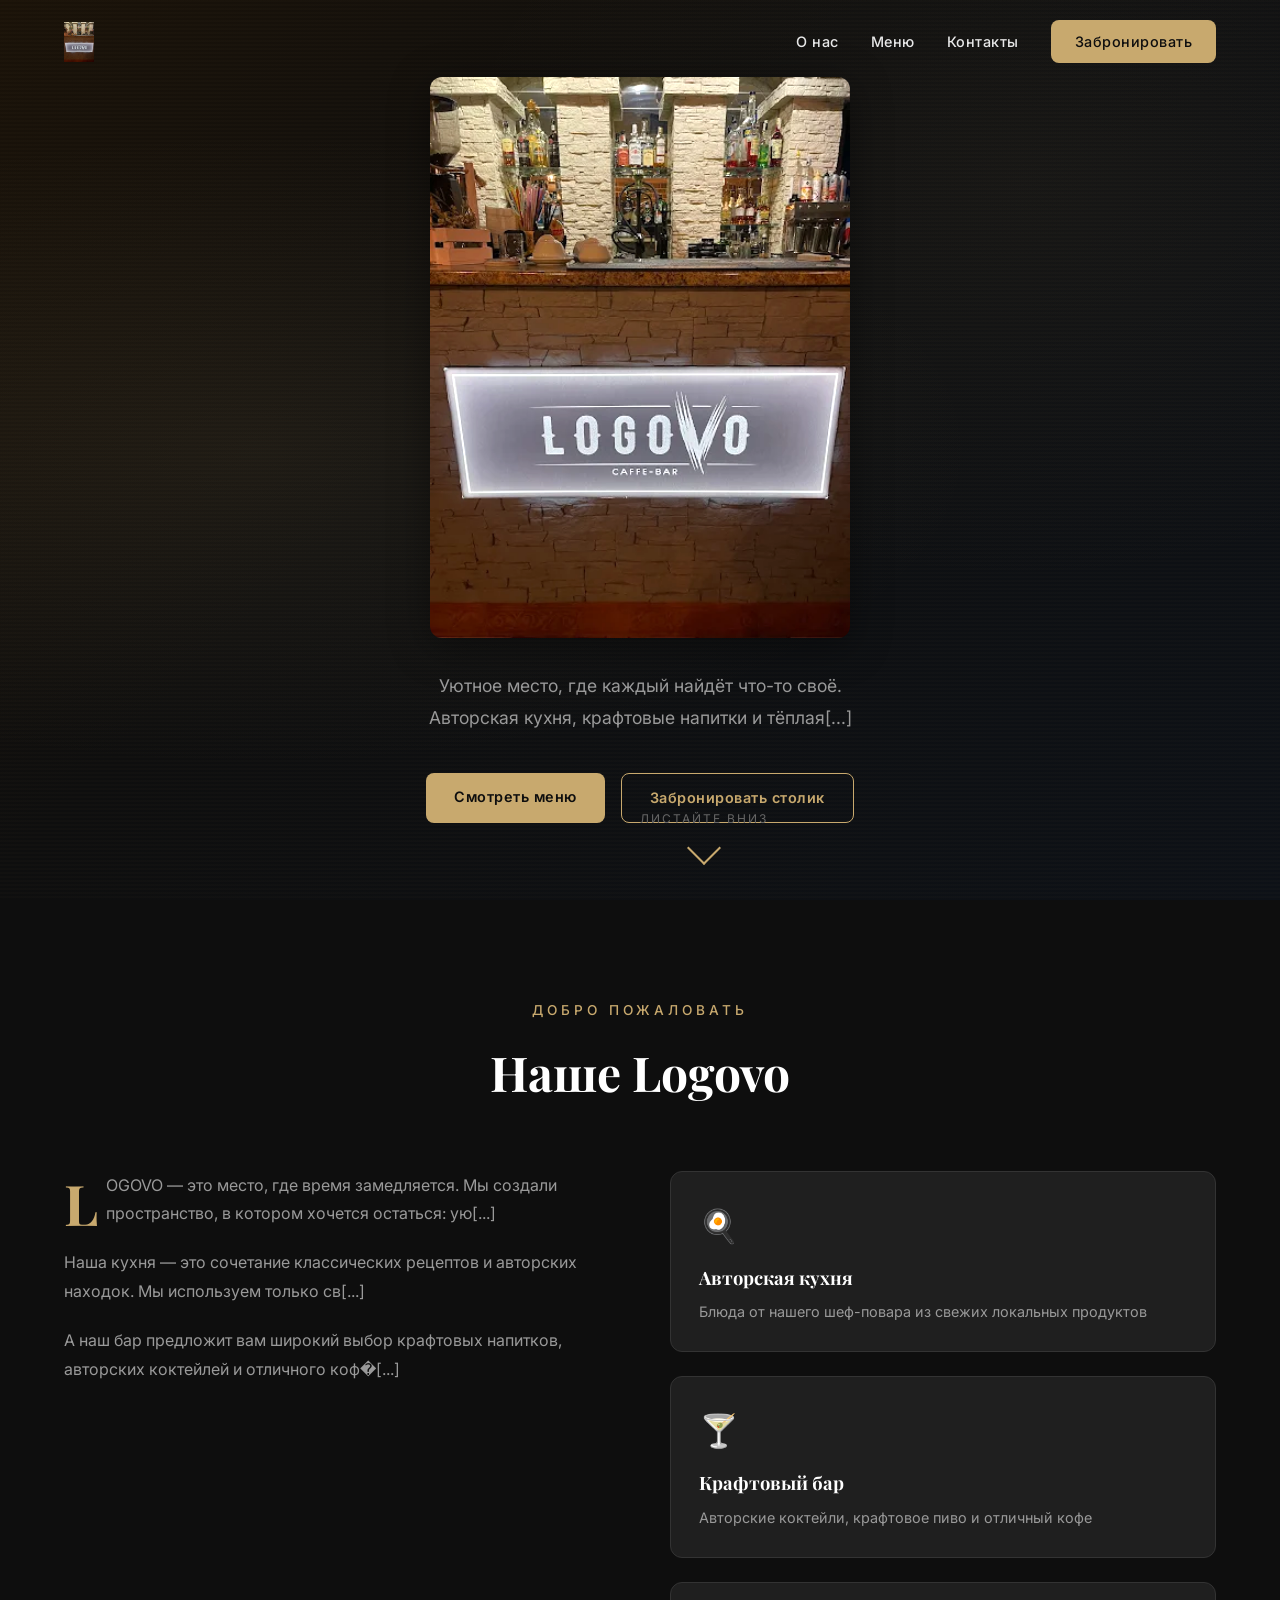
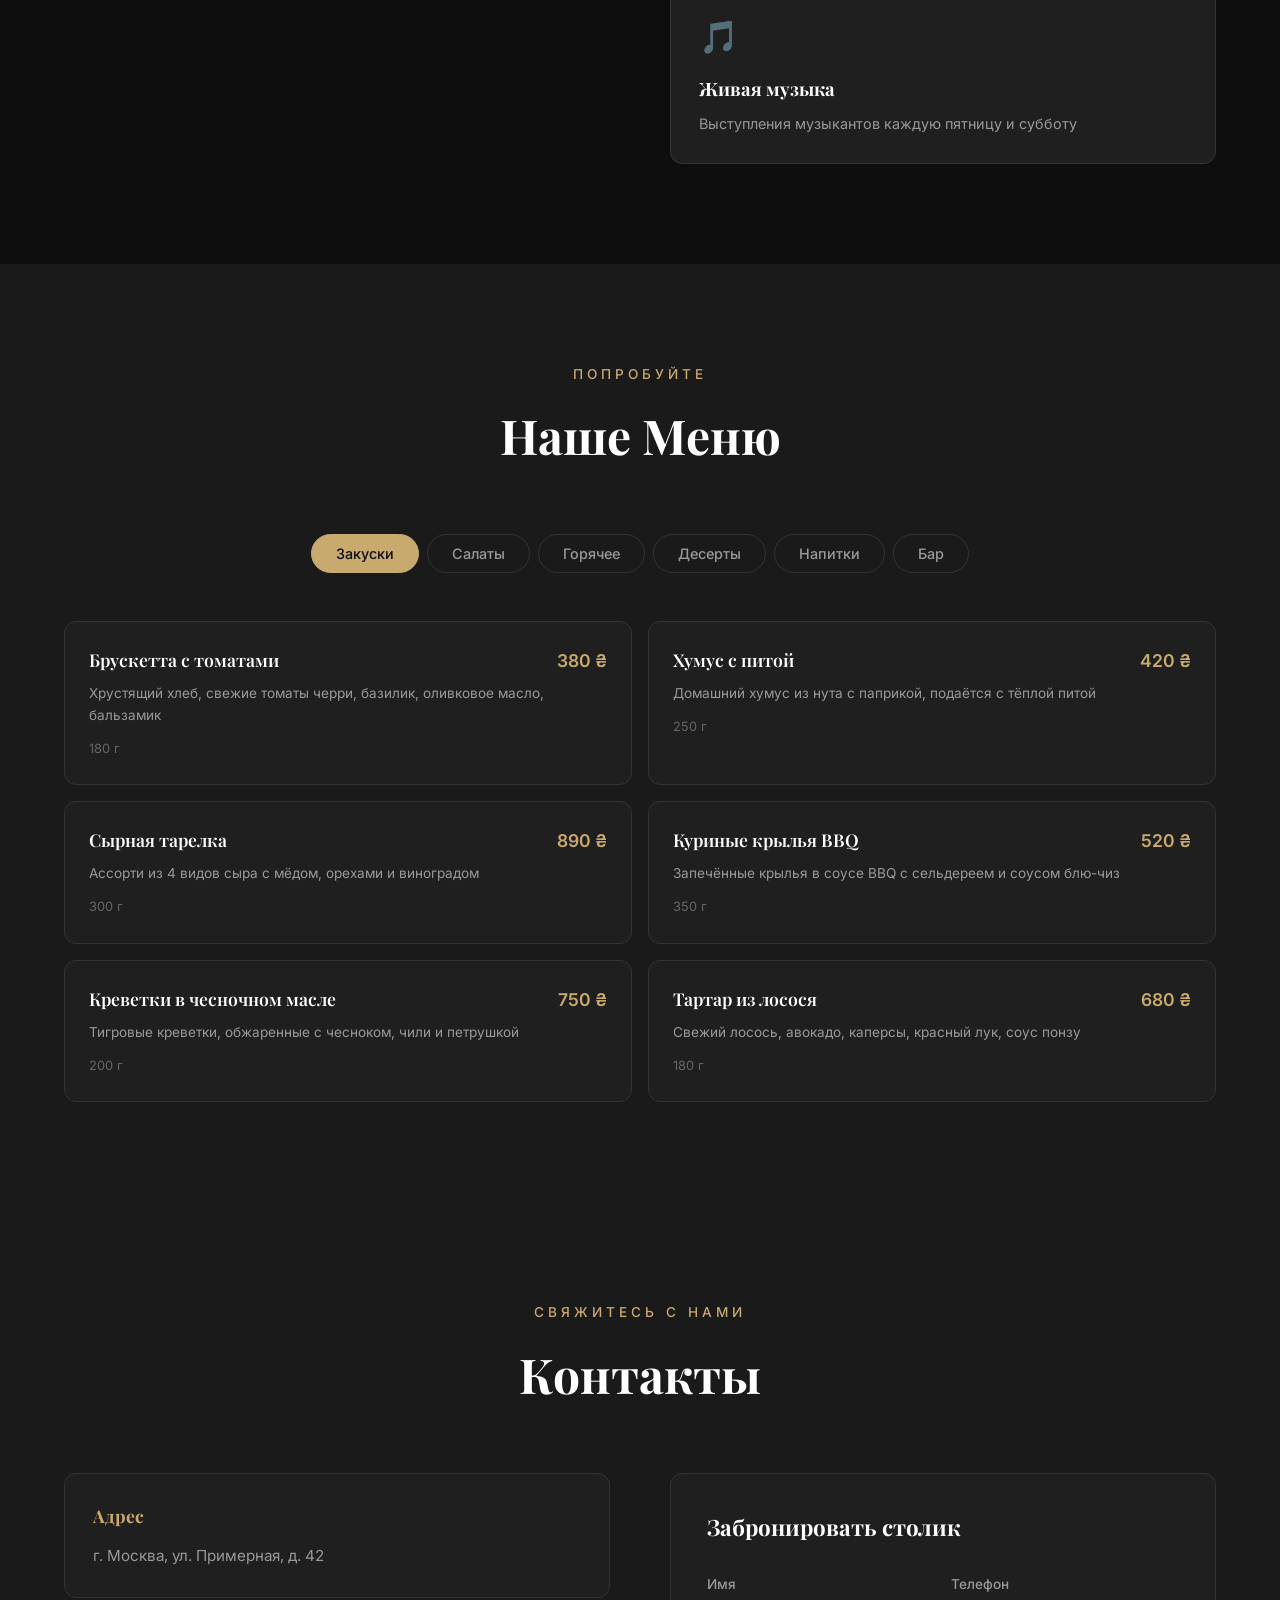
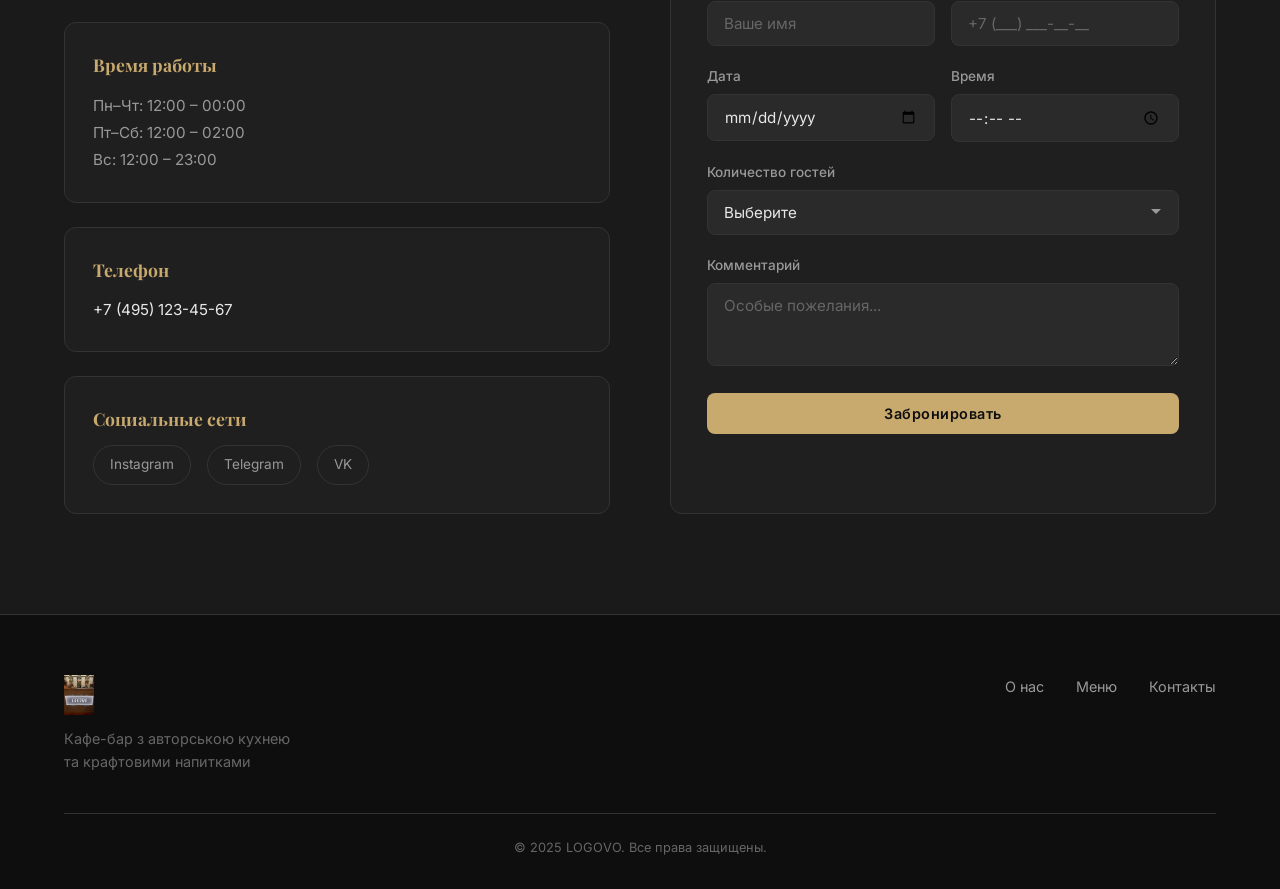
<file: index.html>
<!DOCTYPE html>
<html lang="ru">
<head>
    <meta charset="UTF-8">
    <meta name="viewport" content="width=device-width, initial-scale=1.0">
    <title>LOGOVO — Кафе-бар</title>
    <meta name="description" content="LOGOVO — уютный кафе-бар с авторской кухней и крафтовыми напитками. Забронируйте столик п[...]
    <link rel="preconnect" href="https://fonts.googleapis.com">
    <link rel="preconnect" href="https://fonts.gstatic.com" crossorigin>
    <link href="https://fonts.googleapis.com/css2?family=Playfair+Display:wght@400;700;900&family=Inter:wght@300;400;500;600&display=swap" rel="stylesheet">
    <link rel="stylesheet" href="styles.css">
</head>
<body>
    <!-- Navigation -->
    <nav class="navbar" id="navbar">
        <div class="container nav-container">
            <a href="#" class="logo"><img src="logo.png" alt="LOGOVO" class="logo-img"></a>
            <button class="nav-toggle" id="navToggle" aria-label="Открыть меню">
                <span></span>
                <span></span>
                <span></span>
            </button>
            <ul class="nav-links" id="navLinks">
                <li><a href="#about">О нас</a></li>
                <li><a href="#menu">Меню</a></li>
                <li><a href="#contact">Контакты</a></li>
                <li><a href="#contact" class="btn btn-nav">Забронировать</a></li>
            </ul>
        </div>
    </nav>

    <!-- Hero Section -->
    <section class="hero" id="hero">
        <div class="hero-overlay"></div>
        <div class="container hero-content">
            <div class="hero-logo">
                <img src="logo.png" alt="LOGOVO Caffe-Bar" class="hero-logo-img">
            </div>
            <p class="hero-desc">Уютное место, где каждый найдёт что-то своё.<br>Авторская кухня, крафтовые напитки и тёплая[...]
            <div class="hero-actions">
                <a href="#menu" class="btn btn-primary">Смотреть меню</a>
                <a href="#contact" class="btn btn-outline">Забронировать столик</a>
            </div>
        </div>
        <div class="hero-scroll">
            <span>Листайте вниз</span>
            <div class="scroll-arrow"></div>
        </div>
    </section>

    <!-- About Section -->
    <section class="section about" id="about">
        <div class="container">
            <div class="section-header">
                <p class="section-label">Добро пожаловать</p>
                <h2 class="section-title">Наше Logovo</h2>
            </div>
            <div class="about-grid">
                <div class="about-text">
                    <p>LOGOVO — это место, где время замедляется. Мы создали пространство, в котором хочется остаться: ую[...]
                    <p>Наша кухня — это сочетание классических рецептов и авторских находок. Мы используем только св[...]
                    <p>А наш бар предложит вам широкий выбор крафтовых напитков, авторских коктейлей и отличного коф�[...]
                </div>
                <div class="about-features">
                    <div class="feature">
                        <div class="feature-icon">🍳</div>
                        <h3>Авторская кухня</h3>
                        <p>Блюда от нашего шеф-повара из свежих локальных продуктов</p>
                    </div>
                    <div class="feature">
                        <div class="feature-icon">🍸</div>
                        <h3>Крафтовый бар</h3>
                        <p>Авторские коктейли, крафтовое пиво и отличный кофе</p>
                    </div>
                    <div class="feature">
                        <div class="feature-icon">🎵</div>
                        <h3>Живая музыка</h3>
                        <p>Выступления музыкантов каждую пятницу и субботу</p>
                    </div>
                </div>
            </div>
        </div>
    </section>

    <!-- Menu Section -->
    <section class="section menu" id="menu">
        <div class="container">
            <div class="section-header">
                <p class="section-label">Попробуйте</p>
                <h2 class="section-title">Наше Меню</h2>
            </div>

            <!-- Menu Tabs -->
            <div class="menu-tabs">
                <button class="menu-tab active" data-category="starters">Закуски</button>
                <button class="menu-tab" data-category="salads">Салаты</button>
                <button class="menu-tab" data-category="main">Горячее</button>
                <button class="menu-tab" data-category="desserts">Десерты</button>
                <button class="menu-tab" data-category="drinks">Напитки</button>
                <button class="menu-tab" data-category="bar">Бар</button>
            </div>

            <!-- Menu Content -->
            <div class="menu-content">
                <!-- Starters -->
                <div class="menu-category active" id="starters">
                    <div class="menu-grid">
                        <div class="menu-item">
                            <div class="menu-item-header">
                                <h3 class="menu-item-name">Брускетта с томатами</h3>
                                <span class="menu-item-price">380 ₴</span>
                            </div>
                            <p class="menu-item-desc">Хрустящий хлеб, свежие томаты черри, базилик, оливковое масло, бальзамик</p>
                            <span class="menu-item-weight">180 г</span>
                        </div>
                        <div class="menu-item">
                            <div class="menu-item-header">
                                <h3 class="menu-item-name">Хумус с питой</h3>
                                <span class="menu-item-price">420 ₴</span>
                            </div>
                            <p class="menu-item-desc">Домашний хумус из нута с паприкой, подаётся с тёплой питой</p>
                            <span class="menu-item-weight">250 г</span>
                        </div>
                        <div class="menu-item">
                            <div class="menu-item-header">
                                <h3 class="menu-item-name">Сырная тарелка</h3>
                                <span class="menu-item-price">890 ₴</span>
                            </div>
                            <p class="menu-item-desc">Ассорти из 4 видов сыра с мёдом, орехами и виноградом</p>
                            <span class="menu-item-weight">300 г</span>
                        </div>
                        <div class="menu-item">
                            <div class="menu-item-header">
                                <h3 class="menu-item-name">Куриные крылья BBQ</h3>
                                <span class="menu-item-price">520 ₴</span>
                            </div>
                            <p class="menu-item-desc">Запечённые крылья в соусе BBQ с сельдереем и соусом блю-чиз</p>
                            <span class="menu-item-weight">350 г</span>
                        </div>
                        <div class="menu-item">
                            <div class="menu-item-header">
                                <h3 class="menu-item-name">Креветки в чесночном масле</h3>
                                <span class="menu-item-price">750 ₴</span>
                            </div>
                            <p class="menu-item-desc">Тигровые креветки, обжаренные с чесноком, чили и петрушкой</p>
                            <span class="menu-item-weight">200 г</span>
                        </div>
                        <div class="menu-item">
                            <div class="menu-item-header">
                                <h3 class="menu-item-name">Тартар из лосося</h3>
                                <span class="menu-item-price">680 ₴</span>
                            </div>
                            <p class="menu-item-desc">Свежий лосось, авокадо, каперсы, красный лук, соус понзу</p>
                            <span class="menu-item-weight">180 г</span>
                        </div>
                    </div>
                </div>

                <!-- Salads -->
                <div class="menu-category" id="salads">
                    <div class="menu-grid">
                        <div class="menu-item">
                            <div class="menu-item-header">
                                <h3 class="menu-item-name">Цезарь с курицей</h3>
                                <span class="menu-item-price">520 ₴</span>
                            </div>
                            <p class="menu-item-desc">Романо, куриное филе гриль, пармезан, гренки, соус цезарь</p>
                            <span class="menu-item-weight">280 г</span>
                        </div>
                        <div class="menu-item">
                            <div class="menu-item-header">
                                <h3 class="menu-item-name">Греческий салат</h3>
                                <span class="menu-item-price">450 ₴</span>
                            </div>
                            <p class="menu-item-desc">Свежие овощи, маслины, фета, оливковое масло, орегано</p>
                            <span class="menu-item-weight">300 г</span>
                        </div>
                        <div class="menu-item">
                            <div class="menu-item-header">
                                <h3 class="menu-item-name">Тёплый салат с говядиной</h3>
                                <span class="menu-item-price">650 ₴</span>
                            </div>
                            <p class="menu-item-desc">Ростбиф, микс салатов, томаты черри, пармезан, бальзамик</p>
                            <span class="menu-item-weight">290 г</span>
                        </div>
                        <div class="menu-item">
                            <div class="menu-item-header">
                                <h3 class="menu-item-name">Салат с тунцом</h3>
                                <span class="menu-item-price">580 ₴</span>
                            </div>
                            <p class="menu-item-desc">Тунец, авокадо, микс салатов, яйцо, кунжутная заправка</p>
                            <span class="menu-item-weight">270 г</span>
                        </div>
                    </div>
                </div>

                <!-- Main Courses -->
                <div class="menu-category" id="main">
                    <div class="menu-grid">
                        <div class="menu-item">
                            <div class="menu-item-header">
                                <h3 class="menu-item-name">Стейк Рибай</h3>
                                <span class="menu-item-price">1890 ₴</span>
                            </div>
                            <p class="menu-item-desc">Мраморная говядина, картофель гратен, соус из зелёного перца</p>
                            <span class="menu-item-weight">350 г</span>
                        </div>
                        <div class="menu-item">
                            <div class="menu-item-header">
                                <h3 class="menu-item-name">Паста Карбонара</h3>
                                <span class="menu-item-price">580 ₴</span>
                            </div>
                            <p class="menu-item-desc">Спагетти, гуанчиале, яичный желток, пекорино романо, чёрный перец</p>
                            <span class="menu-item-weight">320 г</span>
                        </div>
                        <div class="menu-item">
                            <div class="menu-item-header">
                                <h3 class="menu-item-name">Бургер LOGOVO</h3>
                                <span class="menu-item-price">720 ₴</span>
                            </div>
                            <p class="menu-item-desc">Говяжья котлета, чеддер, бекон, карамелизированный лук, фирменный соус, карто[...]
                            <span class="menu-item-weight">400 г</span>
                        </div>
                        <div class="menu-item">
                            <div class="menu-item-header">
                                <h3 class="menu-item-name">Лосось на гриле</h3>
                                <span class="menu-item-price">980 ₴</span>
                            </div>
                            <p class="menu-item-desc">Филе лосося, овощи гриль, лимонно-укропный соус</p>
                            <span class="menu-item-weight">300 г</span>
                        </div>
                        <div class="menu-item">
                            <div class="menu-item-header">
                                <h3 class="menu-item-name">Том Ям с креветками</h3>
                                <span class="menu-item-price">650 ₴</span>
                            </div>
                            <p class="menu-item-desc">Тайский острый суп с тигровыми креветками, грибами и кокосовым молоком</p>
                            <span class="menu-item-weight">350 мл</span>
                        </div>
                        <div class="menu-item">
                            <div class="menu-item-header">
                                <h3 class="menu-item-name">Ризотто с грибами</h3>
                                <span class="menu-item-price">620 ₴</span>
                            </div>
                            <p class="menu-item-desc">Рис арборио, белые грибы, пармезан, трюфельное масло</p>
                            <span class="menu-item-weight">300 г</span>
                        </div>
                    </div>
                </div>

                <!-- Desserts -->
                <div class="menu-category" id="desserts">
                    <div class="menu-grid">
                        <div class="menu-item">
                            <div class="menu-item-header">
                                <h3 class="menu-item-name">Тирамису</h3>
                                <span class="menu-item-price">420 ₴</span>
                            </div>
                            <p class="menu-item-desc">Классический итальянский десерт с маскарпоне и кофе</p>
                            <span class="menu-item-weight">180 г</span>
                        </div>
                        <div class="menu-item">
                            <div class="menu-item-header">
                                <h3 class="menu-item-name">Чизкейк Нью-Йорк</h3>
                                <span class="menu-item-price">450 ₴</span>
                            </div>
                            <p class="menu-item-desc">Нежный сливочный чизкейк с ягодным соусом</p>
                            <span class="menu-item-weight">200 г</span>
                        </div>
                        <div class="menu-item">
                            <div class="menu-item-header">
                                <h3 class="menu-item-name">Шоколадный фондан</h3>
                                <span class="menu-item-price">480 ₴</span>
                            </div>
                            <p class="menu-item-desc">Тёплый шоколадный кекс с жидкой начинкой, ванильное мороженое</p>
                            <span class="menu-item-weight">220 г</span>
                        </div>
                        <div class="menu-item">
                            <div class="menu-item-header">
                                <h3 class="menu-item-name">Крем-брюле</h3>
                                <span class="menu-item-price">380 ₴</span>
                            </div>
                            <p class="menu-item-desc">Классический французский десерт с карамельной корочкой</p>
                            <span class="menu-item-weight">150 г</span>
                        </div>
                    </div>
                </div>

                <!-- Drinks -->
                <div class="menu-category" id="drinks">
                    <div class="menu-grid">
                        <div class="menu-item">
                            <div class="menu-item-header">
                                <h3 class="menu-item-name">Эспрессо</h3>
                                <span class="menu-item-price">180 ₴</span>
                            </div>
                            <p class="menu-item-desc">Классический эспрессо из зёрен specialty класса</p>
                            <span class="menu-item-weight">30 мл</span>
                        </div>
                        <div class="menu-item">
                            <div class="menu-item-header">
                                <h3 class="menu-item-name">Капучино</h3>
                                <span class="menu-item-price">280 ₴</span>
                            </div>
                            <p class="menu-item-desc">Эспрессо с нежной молочной пенкой</p>
                            <span class="menu-item-weight">250 мл</span>
                        </div>
                        <div class="menu-item">
                            <div class="menu-item-header">
                                <h3 class="menu-item-name">Раф лавандовый</h3>
                                <span class="menu-item-price">350 ₴</span>
                            </div>
                            <p class="menu-item-desc">Авторский раф с лавандовым сиропом и сливками</p>
                            <span class="menu-item-weight">300 мл</span>
                        </div>
                        <div class="menu-item">
                            <div class="menu-item-header">
                                <h3 class="menu-item-name">Матча Латте</h3>
                                <span class="menu-item-price">320 ₴</span>
                            </div>
                            <p class="menu-item-desc">Японский матча на овсяном молоке</p>
                            <span class="menu-item-weight">300 мл</span>
                        </div>
                        <div class="menu-item">
                            <div class="menu-item-header">
                                <h3 class="menu-item-name">Свежевыжатый сок</h3>
                                <span class="menu-item-price">350 ₴</span>
                            </div>
                            <p class="menu-item-desc">Апельсин / яблоко / морковь / грейпфрут</p>
                            <span class="menu-item-weight">300 мл</span>
                        </div>
                        <div class="menu-item">
                            <div class="menu-item-header">
                                <h3 class="menu-item-name">Домашний лимонад</h3>
                                <span class="menu-item-price">320 ₴</span>
                            </div>
                            <p class="menu-item-desc">Классический / манго-маракуйя / клубника-базилик</p>
                            <span class="menu-item-weight">400 мл</span>
                        </div>
                    </div>
                </div>

                <!-- Bar -->
                <div class="menu-category" id="bar">
                    <div class="menu-grid">
                        <div class="menu-item">
                            <div class="menu-item-header">
                                <h3 class="menu-item-name">Апероль Шприц</h3>
                                <span class="menu-item-price">550 ₴</span>
                            </div>
                            <p class="menu-item-desc">Апероль, просекко, содовая, долька апельсина</p>
                            <span class="menu-item-weight">300 мл</span>
                        </div>
                        <div class="menu-item">
                            <div class="menu-item-header">
                                <h3 class="menu-item-name">Негрони</h3>
                                <span class="menu-item-price">620 ₴</span>
                            </div>
                            <p class="menu-item-desc">Джин, кампари, красный вермут</p>
                            <span class="menu-item-weight">150 мл</span>
                        </div>
                        <div class="menu-item">
                            <div class="menu-item-header">
                                <h3 class="menu-item-name">LOGOVO Special</h3>
                                <span class="menu-item-price">680 ₴</span>
                            </div>
                            <p class="menu-item-desc">Авторский коктейль: бурбон, вишнёвый ликёр, биттер, апельсиновая цедра</p>
                            <span class="menu-item-weight">200 мл</span>
                        </div>
                        <div class="menu-item">
                            <div class="menu-item-header">
                                <h3 class="menu-item-name">Мохито</h3>
                                <span class="menu-item-price">520 ₴</span>
                            </div>
                            <p class="menu-item-desc">Белый ром, лайм, мята, тростниковый сахар, содовая</p>
                            <span class="menu-item-weight">350 мл</span>
                        </div>
                        <div class="menu-item">
                            <div class="menu-item-header">
                                <h3 class="menu-item-name">Крафтовое пиво (0.5 л)</h3>
                                <span class="menu-item-price">450 ₴</span>
                            </div>
                            <p class="menu-item-desc">IPA / Stout / Wheat — спрашивайте у бармена о наличии</p>
                            <span class="menu-item-weight">500 мл</span>
                        </div>
                        <div class="menu-item">
                            <div class="menu-item-header">
                                <h3 class="menu-item-name">Вино (бокал)</h3>
                                <span class="menu-item-price">від 400 ₴</span>
                            </div>
                            <p class="menu-item-desc">Красное / Белое / Розе — подробная карта вин у официанта</p>
                            <span class="menu-item-weight">150 мл</span>
                        </div>
                    </div>
                </div>
            </div>
        </div>
    </section>

    <!-- Contact Section -->
    <section class="section contact" id="contact">
        <div class="container">
            <div class="section-header">
                <p class="section-label">Свяжитесь с нами</p>
                <h2 class="section-title">Контакты</h2>
            </div>
            <div class="contact-grid">
                <div class="contact-info">
                    <div class="contact-card">
                        <h3>Адрес</h3>
                        <p>г. Москва, ул. Примерная, д. 42</p>
                    </div>
                    <div class="contact-card">
                        <h3>Время работы</h3>
                        <p>Пн–Чт: 12:00 – 00:00</p>
                        <p>Пт–Сб: 12:00 – 02:00</p>
                        <p>Вс: 12:00 – 23:00</p>
                    </div>
                    <div class="contact-card">
                        <h3>Телефон</h3>
                        <p><a href="tel:+74951234567">+7 (495) 123-45-67</a></p>
                    </div>
                    <div class="contact-card">
                        <h3>Социальные сети</h3>
                        <div class="social-links">
                            <a href="#" class="social-link">Instagram</a>
                            <a href="#" class="social-link">Telegram</a>
                            <a href="#" class="social-link">VK</a>
                        </div>
                    </div>
                </div>
                <div class="contact-form-wrapper">
                    <h3>Забронировать столик</h3>
                    <form class="contact-form" id="bookingForm">
                        <div class="form-row">
                            <div class="form-group">
                                <label for="name">Имя</label>
                                <input type="text" id="name" name="name" required placeholder="Ваше имя">
                            </div>
                            <div class="form-group">
                                <label for="phone">Телефон</label>
                                <input type="tel" id="phone" name="phone" required placeholder="+7 (___) ___-__-__">
                            </div>
                        </div>
                        <div class="form-row">
                            <div class="form-group">
                                <label for="date">Дата</label>
                                <input type="date" id="date" name="date" required>
                            </div>
                            <div class="form-group">
                                <label for="time">Время</label>
                                <input type="time" id="time" name="time" required>
                            </div>
                        </div>
                        <div class="form-group">
                            <label for="guests">Количество гостей</label>
                            <select id="guests" name="guests" required>
                                <option value="">Выберите</option>
                                <option value="1">1 гость</option>
                                <option value="2">2 гостя</option>
                                <option value="3">3 гостя</option>
                                <option value="4">4 гостя</option>
                                <option value="5">5 гостей</option>
                                <option value="6">6 гостей</option>
                                <option value="7+">7 и более</option>
                            </select>
                        </div>
                        <div class="form-group">
                            <label for="comment">Комментарий</label>
                            <textarea id="comment" name="comment" rows="3" placeholder="Особые пожелания..."></textarea>
                        </div>
                        <button type="submit" class="btn btn-primary btn-full">Забронировать</button>
                    </form>
                </div>
            </div>
        </div>
    </section>

    <!-- Footer -->
    <footer class="footer">
        <div class="container">
            <div class="footer-content">
                <div class="footer-brand">
                    <a href="#" class="logo"><img src="logo.png" alt="LOGOVO" class="logo-img"></a>
                    <p>Кафе-бар з авторською кухнею<br>та крафтовими напитками</p>
                </div>
                <div class="footer-links">
                    <a href="#about">О нас</a>
                    <a href="#menu">Меню</a>
                    <a href="#contact">Контакты</a>
                </div>
            </div>
            <div class="footer-bottom">
                <p>&copy; 2025 LOGOVO. Все права защищены.</p>
            </div>
        </div>
    </footer>

    <script src="script.js"></script>
</body>
</html>
</file>
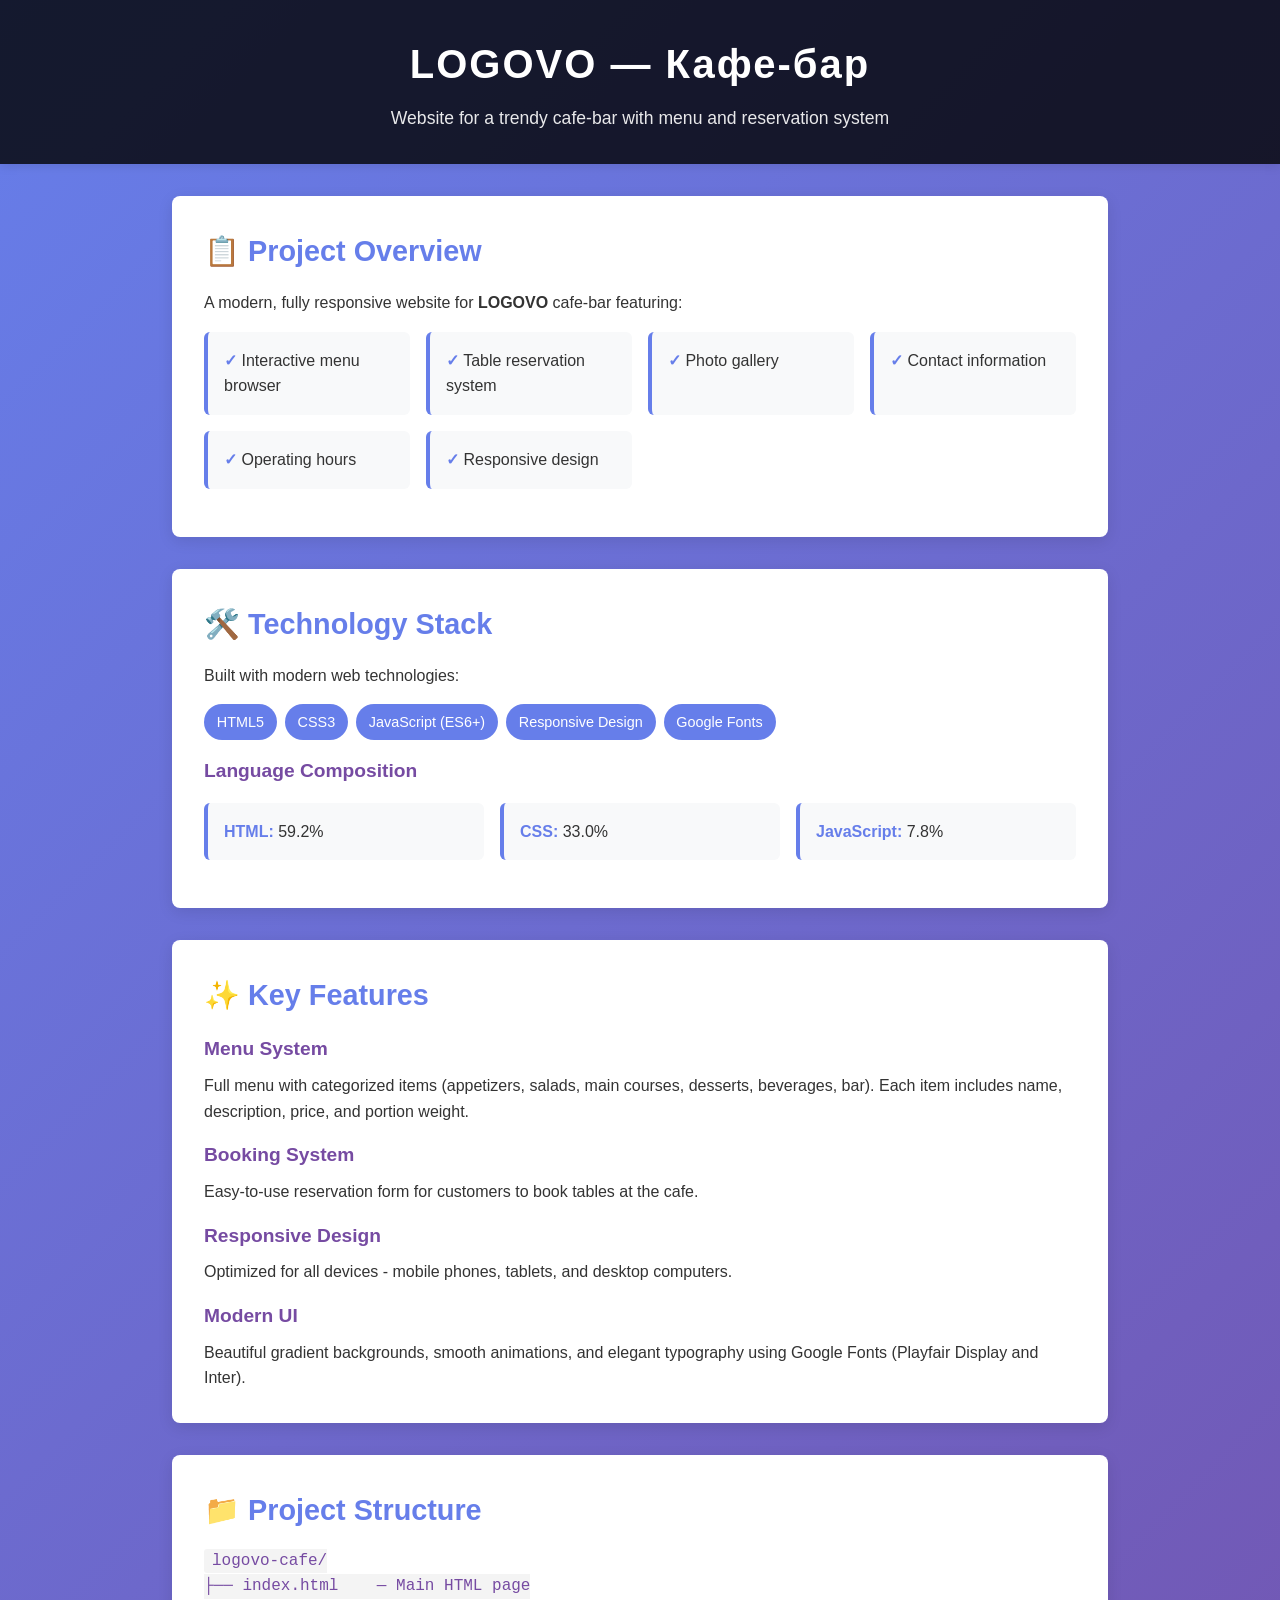
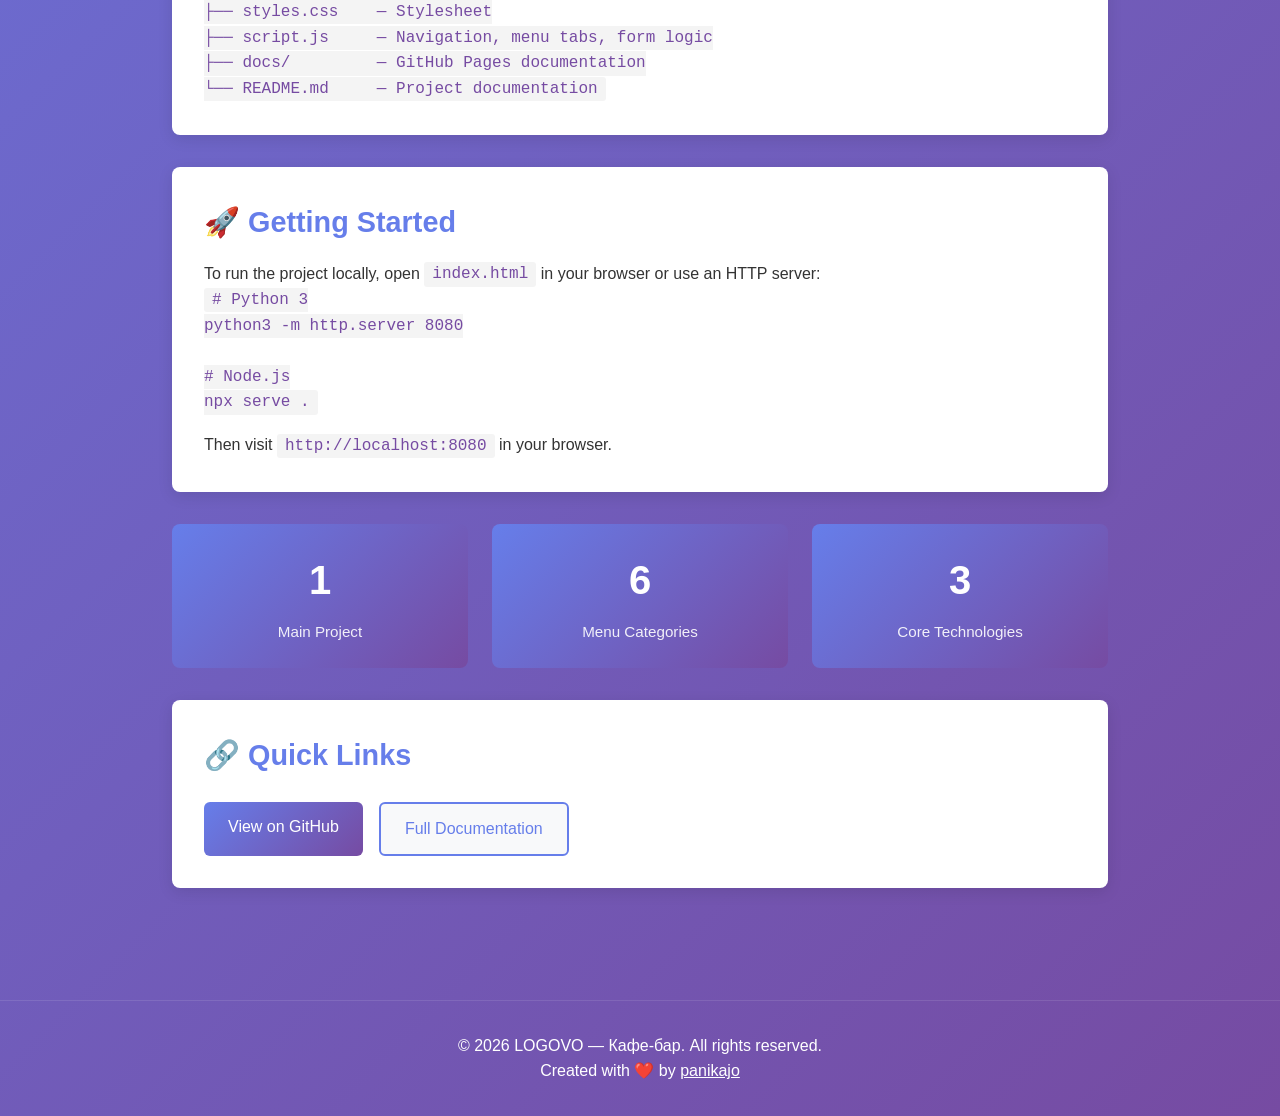
<file: docs/index.html>
<!DOCTYPE html>
<html lang="en">
<head>
    <meta charset="UTF-8">
    <meta name="viewport" content="width=device-width, initial-scale=1.0">
    <title>LOGOVO — Кафе-бар</title>
    <style>
        * {
            margin: 0;
            padding: 0;
            box-sizing: border-box;
        }

        body {
            font-family: -apple-system, BlinkMacSystemFont, 'Segoe UI', Roboto, Oxygen, Ubuntu, Cantarell, sans-serif;
            line-height: 1.6;
            color: #333;
            background: linear-gradient(135deg, #667eea 0%, #764ba2 100%);
            min-height: 100vh;
        }

        header {
            background: rgba(0, 0, 0, 0.8);
            color: white;
            padding: 2rem 0;
            text-align: center;
            box-shadow: 0 2px 10px rgba(0, 0, 0, 0.1);
        }

        header h1 {
            font-size: 2.5rem;
            margin-bottom: 0.5rem;
            letter-spacing: 2px;
        }

        header p {
            font-size: 1.1rem;
            opacity: 0.9;
        }

        .container {
            max-width: 1000px;
            margin: 0 auto;
            padding: 2rem;
        }

        .card {
            background: white;
            border-radius: 8px;
            padding: 2rem;
            margin-bottom: 2rem;
            box-shadow: 0 4px 15px rgba(0, 0, 0, 0.1);
            transition: transform 0.3s ease, box-shadow 0.3s ease;
        }

        .card:hover {
            transform: translateY(-5px);
            box-shadow: 0 8px 25px rgba(0, 0, 0, 0.15);
        }

        .card h2 {
            color: #667eea;
            margin-bottom: 1rem;
            font-size: 1.8rem;
        }

        .card h3 {
            color: #764ba2;
            margin-top: 1rem;
            margin-bottom: 0.5rem;
            font-size: 1.2rem;
        }

        .stats {
            display: grid;
            grid-template-columns: repeat(auto-fit, minmax(250px, 1fr));
            gap: 1.5rem;
            margin-bottom: 2rem;
        }

        .stat-item {
            background: linear-gradient(135deg, #667eea 0%, #764ba2 100%);
            color: white;
            padding: 1.5rem;
            border-radius: 8px;
            text-align: center;
        }

        .stat-item h3 {
            color: white;
            font-size: 2.5rem;
            margin-bottom: 0.5rem;
        }

        .stat-item p {
            font-size: 0.95rem;
            opacity: 0.9;
        }

        .features {
            display: grid;
            grid-template-columns: repeat(auto-fit, minmax(200px, 1fr));
            gap: 1rem;
            margin: 1rem 0;
        }

        .feature-item {
            background: #f8f9fa;
            padding: 1rem;
            border-radius: 6px;
            border-left: 4px solid #667eea;
        }

        .feature-item strong {
            color: #667eea;
        }

        code {
            background: #f4f4f4;
            padding: 0.2rem 0.5rem;
            border-radius: 3px;
            font-family: 'Courier New', monospace;
            color: #764ba2;
        }

        .tech-stack {
            display: flex;
            flex-wrap: wrap;
            gap: 0.5rem;
            margin: 1rem 0;
        }

        .tech-badge {
            background: #667eea;
            color: white;
            padding: 0.4rem 0.8rem;
            border-radius: 20px;
            font-size: 0.9rem;
        }

        .links {
            display: flex;
            gap: 1rem;
            margin-top: 1.5rem;
            flex-wrap: wrap;
        }

        .btn {
            display: inline-block;
            padding: 0.75rem 1.5rem;
            background: linear-gradient(135deg, #667eea 0%, #764ba2 100%);
            color: white;
            text-decoration: none;
            border-radius: 6px;
            transition: transform 0.2s ease, box-shadow 0.2s ease;
            border: none;
            cursor: pointer;
            font-size: 1rem;
        }

        .btn:hover {
            transform: translateY(-2px);
            box-shadow: 0 6px 15px rgba(102, 126, 234, 0.4);
        }

        .btn-secondary {
            background: #f8f9fa;
            color: #667eea;
            border: 2px solid #667eea;
        }

        .btn-secondary:hover {
            background: #667eea;
            color: white;
        }

        footer {
            text-align: center;
            padding: 2rem;
            color: white;
            border-top: 1px solid rgba(255, 255, 255, 0.1);
            margin-top: 3rem;
        }

        @media (max-width: 768px) {
            header h1 {
                font-size: 1.8rem;
            }

            .container {
                padding: 1rem;
            }

            .card {
                padding: 1.5rem;
            }
        }
    </style>
</head>
<body>
    <header>
        <h1>LOGOVO — Кафе-бар</h1>
        <p>Website for a trendy cafe-bar with menu and reservation system</p>
    </header>

    <div class="container">
        <!-- Overview -->
        <div class="card">
            <h2>📋 Project Overview</h2>
            <p>A modern, fully responsive website for <strong>LOGOVO</strong> cafe-bar featuring:</p>
            <div class="features">
                <div class="feature-item"><strong>✓</strong> Interactive menu browser</div>
                <div class="feature-item"><strong>✓</strong> Table reservation system</div>
                <div class="feature-item"><strong>✓</strong> Photo gallery</div>
                <div class="feature-item"><strong>✓</strong> Contact information</div>
                <div class="feature-item"><strong>✓</strong> Operating hours</div>
                <div class="feature-item"><strong>✓</strong> Responsive design</div>
            </div>
        </div>

        <!-- Tech Stack -->
        <div class="card">
            <h2>🛠️ Technology Stack</h2>
            <p>Built with modern web technologies:</p>
            <div class="tech-stack">
                <span class="tech-badge">HTML5</span>
                <span class="tech-badge">CSS3</span>
                <span class="tech-badge">JavaScript (ES6+)</span>
                <span class="tech-badge">Responsive Design</span>
                <span class="tech-badge">Google Fonts</span>
            </div>
            <h3>Language Composition</h3>
            <div class="features">
                <div class="feature-item"><strong>HTML:</strong> 59.2%</div>
                <div class="feature-item"><strong>CSS:</strong> 33.0%</div>
                <div class="feature-item"><strong>JavaScript:</strong> 7.8%</div>
            </div>
        </div>

        <!-- Key Features -->
        <div class="card">
            <h2>✨ Key Features</h2>
            <h3>Menu System</h3>
            <p>Full menu with categorized items (appetizers, salads, main courses, desserts, beverages, bar). Each item includes name, description, price, and portion weight.</p>
            
            <h3>Booking System</h3>
            <p>Easy-to-use reservation form for customers to book tables at the cafe.</p>
            
            <h3>Responsive Design</h3>
            <p>Optimized for all devices - mobile phones, tablets, and desktop computers.</p>
            
            <h3>Modern UI</h3>
            <p>Beautiful gradient backgrounds, smooth animations, and elegant typography using Google Fonts (Playfair Display and Inter).</p>
        </div>

        <!-- Project Structure -->
        <div class="card">
            <h2>📁 Project Structure</h2>
            <pre><code>logovo-cafe/
├── index.html    — Main HTML page
├── styles.css    — Stylesheet
├── script.js     — Navigation, menu tabs, form logic
├── docs/         — GitHub Pages documentation
└── README.md     — Project documentation</code></pre>
        </div>

        <!-- Getting Started -->
        <div class="card">
            <h2>🚀 Getting Started</h2>
            <p>To run the project locally, open <code>index.html</code> in your browser or use an HTTP server:</p>
            <pre><code># Python 3
python3 -m http.server 8080

# Node.js
npx serve .</code></pre>
            <p style="margin-top: 1rem;">Then visit <code>http://localhost:8080</code> in your browser.</p>
        </div>

        <!-- Statistics -->
        <div class="stats">
            <div class="stat-item">
                <h3>1</h3>
                <p>Main Project</p>
            </div>
            <div class="stat-item">
                <h3>6</h3>
                <p>Menu Categories</p>
            </div>
            <div class="stat-item">
                <h3>3</h3>
                <p>Core Technologies</p>
            </div>
        </div>

        <!-- Links -->
        <div class="card">
            <h2>🔗 Quick Links</h2>
            <div class="links">
                <a href="https://github.com/panikajo/logovo-cafe" class="btn">View on GitHub</a>
                <a href="https://github.com/panikajo/logovo-cafe/blob/devin/1779715825-create-logovo-website/README.md" class="btn btn-secondary">Full Documentation</a>
            </div>
        </div>
    </div>

    <footer>
        <p>&copy; 2026 LOGOVO — Кафе-бар. All rights reserved.</p>
        <p>Created with ❤️ by <a href="https://github.com/panikajo" style="color: inherit; text-decoration: underline;">panikajo</a></p>
    </footer>
</body>
</html>
</file>
<file: styles.css>
/* ============================
   LOGOVO Cafe-Bar — Styles
   ============================ */

/* CSS Custom Properties */
:root {
    --color-bg: #0e0e0e;
    --color-bg-light: #1a1a1a;
    --color-bg-card: #1f1f1f;
    --color-surface: #2a2a2a;
    --color-primary: #c8a96e;
    --color-primary-dark: #b08d4e;
    --color-primary-light: #dfc392;
    --color-text: #e8e8e8;
    --color-text-muted: #999;
    --color-text-dim: #666;
    --color-border: #333;
    --color-white: #fff;
    --color-accent: #d4a853;

    --font-display: 'Playfair Display', Georgia, serif;
    --font-body: 'Inter', -apple-system, BlinkMacSystemFont, sans-serif;

    --radius-sm: 4px;
    --radius-md: 8px;
    --radius-lg: 12px;
    --radius-xl: 20px;

    --shadow-sm: 0 2px 8px rgba(0, 0, 0, 0.3);
    --shadow-md: 0 4px 20px rgba(0, 0, 0, 0.4);
    --shadow-lg: 0 8px 40px rgba(0, 0, 0, 0.5);

    --transition: 0.3s ease;
    --container-width: 1200px;
}

/* Reset */
*,
*::before,
*::after {
    margin: 0;
    padding: 0;
    box-sizing: border-box;
}

html {
    scroll-behavior: smooth;
    font-size: 16px;
}

body {
    font-family: var(--font-body);
    background-color: var(--color-bg);
    color: var(--color-text);
    line-height: 1.6;
    -webkit-font-smoothing: antialiased;
    -moz-osx-font-smoothing: grayscale;
    overflow-x: hidden;
}

a {
    color: var(--color-primary);
    text-decoration: none;
    transition: color var(--transition);
}

a:hover {
    color: var(--color-primary-light);
}

img {
    max-width: 100%;
    display: block;
}

/* Container */
.container {
    max-width: var(--container-width);
    margin: 0 auto;
    padding: 0 24px;
}

/* ============================
   NAVBAR
   ============================ */
.navbar {
    position: fixed;
    top: 0;
    left: 0;
    right: 0;
    z-index: 1000;
    padding: 20px 0;
    transition: all var(--transition);
}

.navbar.scrolled {
    background: rgba(14, 14, 14, 0.95);
    backdrop-filter: blur(20px);
    padding: 12px 0;
    box-shadow: 0 2px 20px rgba(0, 0, 0, 0.5);
}

.nav-container {
    display: flex;
    align-items: center;
    justify-content: space-between;
}

.logo {
    display: flex;
    align-items: center;
}

.logo-img {
    height: 40px;
    width: auto;
    transition: opacity var(--transition);
}

.logo:hover .logo-img {
    opacity: 0.85;
}

.nav-links {
    display: flex;
    align-items: center;
    gap: 32px;
    list-style: none;
}

.nav-links a {
    font-size: 0.9rem;
    font-weight: 500;
    color: var(--color-text);
    letter-spacing: 0.5px;
    position: relative;
}

.nav-links a:not(.btn)::after {
    content: '';
    position: absolute;
    bottom: -4px;
    left: 0;
    width: 0;
    height: 2px;
    background: var(--color-primary);
    transition: width var(--transition);
}

.nav-links a:not(.btn):hover::after {
    width: 100%;
}

.nav-links a:not(.btn):hover {
    color: var(--color-primary);
}

.nav-toggle {
    display: none;
    flex-direction: column;
    gap: 5px;
    background: none;
    border: none;
    cursor: pointer;
    padding: 4px;
}

.nav-toggle span {
    width: 24px;
    height: 2px;
    background: var(--color-text);
    transition: all var(--transition);
}

/* ============================
   BUTTONS
   ============================ */
.btn {
    display: inline-block;
    padding: 12px 28px;
    font-family: var(--font-body);
    font-size: 0.9rem;
    font-weight: 600;
    letter-spacing: 0.5px;
    border-radius: var(--radius-md);
    cursor: pointer;
    transition: all var(--transition);
    border: none;
    text-align: center;
}

.btn-primary {
    background: var(--color-primary);
    color: var(--color-bg);
}

.btn-primary:hover {
    background: var(--color-primary-light);
    color: var(--color-bg);
    transform: translateY(-2px);
    box-shadow: 0 4px 20px rgba(200, 169, 110, 0.3);
}

.btn-outline {
    background: transparent;
    color: var(--color-primary);
    border: 1.5px solid var(--color-primary);
}

.btn-outline:hover {
    background: var(--color-primary);
    color: var(--color-bg);
    transform: translateY(-2px);
}

.btn-nav {
    padding: 10px 24px;
    background: var(--color-primary);
    color: var(--color-bg) !important;
    border-radius: var(--radius-md);
}

.btn-nav:hover {
    background: var(--color-primary-light);
    color: var(--color-bg) !important;
}

.btn-nav::after {
    display: none !important;
}

.btn-full {
    width: 100%;
}

/* ============================
   HERO
   ============================ */
.hero {
    position: relative;
    min-height: 100vh;
    display: flex;
    align-items: center;
    justify-content: center;
    background: linear-gradient(135deg, #1a1208 0%, #0e0e0e 40%, #0d1117 100%);
    overflow: hidden;
}

.hero::before {
    content: '';
    position: absolute;
    top: 0;
    left: 0;
    right: 0;
    bottom: 0;
    background:
        radial-gradient(ellipse at 20% 50%, rgba(200, 169, 110, 0.08) 0%, transparent 50%),
        radial-gradient(ellipse at 80% 20%, rgba(200, 169, 110, 0.05) 0%, transparent 40%);
    pointer-events: none;
}

.hero-overlay {
    position: absolute;
    inset: 0;
    background: repeating-linear-gradient(
        0deg,
        transparent,
        transparent 2px,
        rgba(200, 169, 110, 0.02) 2px,
        rgba(200, 169, 110, 0.02) 4px
    );
    pointer-events: none;
}

.hero-content {
    position: relative;
    text-align: center;
    z-index: 2;
}

.hero-logo {
    margin-bottom: 32px;
    opacity: 0;
    animation: fadeInUp 0.8s ease 0.4s forwards;
}

.hero-logo-img {
    max-width: 420px;
    width: 80vw;
    height: auto;
    margin: 0 auto;
    filter: brightness(1.1);
    border-radius: var(--radius-lg);
    box-shadow: 0 8px 40px rgba(0, 0, 0, 0.4);
}

.hero-desc {
    font-size: 1.1rem;
    color: var(--color-text-muted);
    max-width: 560px;
    margin: 0 auto 40px;
    line-height: 1.8;
    opacity: 0;
    animation: fadeInUp 0.8s ease 0.7s forwards;
}

.hero-actions {
    display: flex;
    gap: 16px;
    justify-content: center;
    flex-wrap: wrap;
    opacity: 0;
    animation: fadeInUp 0.8s ease 0.9s forwards;
}

.hero-scroll {
    position: absolute;
    bottom: 40px;
    left: 50%;
    transform: translateX(-50%);
    text-align: center;
    z-index: 2;
    opacity: 0;
    animation: fadeInUp 0.8s ease 1.2s forwards;
}

.hero-scroll span {
    font-size: 0.75rem;
    color: var(--color-text-dim);
    letter-spacing: 2px;
    text-transform: uppercase;
    display: block;
    margin-bottom: 8px;
}

.scroll-arrow {
    width: 24px;
    height: 24px;
    margin: 0 auto;
    border-right: 2px solid var(--color-primary);
    border-bottom: 2px solid var(--color-primary);
    transform: rotate(45deg);
    animation: bounce 2s infinite;
}

@keyframes bounce {
    0%, 20%, 50%, 80%, 100% { transform: rotate(45deg) translateY(0); }
    40% { transform: rotate(45deg) translateY(8px); }
    60% { transform: rotate(45deg) translateY(4px); }
}

@keyframes fadeInUp {
    from {
        opacity: 0;
        transform: translateY(30px);
    }
    to {
        opacity: 1;
        transform: translateY(0);
    }
}

/* ============================
   SECTIONS
   ============================ */
.section {
    padding: 100px 0;
}

.section-header {
    text-align: center;
    margin-bottom: 60px;
}

.section-label {
    font-size: 0.85rem;
    font-weight: 500;
    color: var(--color-primary);
    letter-spacing: 4px;
    text-transform: uppercase;
    margin-bottom: 12px;
}

.section-title {
    font-family: var(--font-display);
    font-size: clamp(2rem, 5vw, 3rem);
    font-weight: 700;
    color: var(--color-white);
}

/* ============================
   ABOUT
   ============================ */
.about {
    background: var(--color-bg);
}

.about-grid {
    display: grid;
    grid-template-columns: 1fr 1fr;
    gap: 60px;
    align-items: start;
}

.about-text p {
    color: var(--color-text-muted);
    margin-bottom: 20px;
    font-size: 1rem;
    line-height: 1.8;
}

.about-text p:first-child::first-letter {
    font-family: var(--font-display);
    font-size: 3.5rem;
    font-weight: 700;
    color: var(--color-primary);
    float: left;
    line-height: 1;
    margin-right: 8px;
    margin-top: 4px;
}

.about-features {
    display: flex;
    flex-direction: column;
    gap: 24px;
}

.feature {
    background: var(--color-bg-card);
    border: 1px solid var(--color-border);
    border-radius: var(--radius-lg);
    padding: 28px;
    transition: all var(--transition);
}

.feature:hover {
    border-color: var(--color-primary);
    transform: translateY(-4px);
    box-shadow: var(--shadow-md);
}

.feature-icon {
    font-size: 2rem;
    margin-bottom: 12px;
}

.feature h3 {
    font-family: var(--font-display);
    font-size: 1.15rem;
    color: var(--color-white);
    margin-bottom: 8px;
}

.feature p {
    font-size: 0.9rem;
    color: var(--color-text-muted);
}

/* ============================
   MENU
   ============================ */
.menu {
    background: var(--color-bg-light);
}

.menu-tabs {
    display: flex;
    justify-content: center;
    gap: 8px;
    flex-wrap: wrap;
    margin-bottom: 48px;
}

.menu-tab {
    padding: 10px 24px;
    font-family: var(--font-body);
    font-size: 0.9rem;
    font-weight: 500;
    color: var(--color-text-muted);
    background: transparent;
    border: 1.5px solid var(--color-border);
    border-radius: 100px;
    cursor: pointer;
    transition: all var(--transition);
}

.menu-tab:hover {
    color: var(--color-primary);
    border-color: var(--color-primary);
}

.menu-tab.active {
    background: var(--color-primary);
    color: var(--color-bg);
    border-color: var(--color-primary);
}

.menu-category {
    display: none;
}

.menu-category.active {
    display: block;
    animation: fadeIn 0.4s ease;
}

@keyframes fadeIn {
    from { opacity: 0; transform: translateY(10px); }
    to { opacity: 1; transform: translateY(0); }
}

.menu-grid {
    display: grid;
    grid-template-columns: repeat(2, 1fr);
    gap: 16px;
}

.menu-item {
    background: var(--color-bg-card);
    border: 1px solid var(--color-border);
    border-radius: var(--radius-lg);
    padding: 24px;
    transition: all var(--transition);
}

.menu-item:hover {
    border-color: rgba(200, 169, 110, 0.3);
    box-shadow: var(--shadow-sm);
}

.menu-item-header {
    display: flex;
    align-items: baseline;
    justify-content: space-between;
    gap: 16px;
    margin-bottom: 8px;
}

.menu-item-name {
    font-family: var(--font-display);
    font-size: 1.1rem;
    font-weight: 600;
    color: var(--color-white);
}

.menu-item-price {
    font-size: 1.1rem;
    font-weight: 600;
    color: var(--color-primary);
    white-space: nowrap;
}

.menu-item-desc {
    font-size: 0.85rem;
    color: var(--color-text-muted);
    line-height: 1.6;
    margin-bottom: 8px;
}

.menu-item-weight {
    font-size: 0.8rem;
    color: var(--color-text-dim);
}

/* ============================
   GALLERY
   ============================ */
.gallery {
    background: var(--color-bg);
}

.gallery-grid {
    display: grid;
    grid-template-columns: repeat(3, 1fr);
    gap: 16px;
}

.gallery-item-large {
    grid-column: span 2;
}

.gallery-placeholder {
    width: 100%;
    height: 280px;
    background: var(--color-bg-card);
    border: 1px solid var(--color-border);
    border-radius: var(--radius-lg);
    display: flex;
    align-items: center;
    justify-content: center;
    transition: all var(--transition);
    overflow: hidden;
    position: relative;
}

.gallery-placeholder::before {
    content: '';
    position: absolute;
    inset: 0;
    background: linear-gradient(135deg, rgba(200, 169, 110, 0.05), transparent);
    transition: opacity var(--transition);
}

.gallery-placeholder:hover {
    border-color: var(--color-primary);
    transform: translateY(-4px);
    box-shadow: var(--shadow-md);
}

.gallery-placeholder span {
    font-family: var(--font-display);
    font-size: 1rem;
    color: var(--color-text-dim);
    letter-spacing: 1px;
    z-index: 1;
}

/* ============================
   CONTACT
   ============================ */
.contact {
    background: var(--color-bg-light);
}

.contact-grid {
    display: grid;
    grid-template-columns: 1fr 1fr;
    gap: 60px;
}

.contact-info {
    display: flex;
    flex-direction: column;
    gap: 24px;
}

.contact-card {
    background: var(--color-bg-card);
    border: 1px solid var(--color-border);
    border-radius: var(--radius-lg);
    padding: 28px;
}

.contact-card h3 {
    font-family: var(--font-display);
    font-size: 1.1rem;
    color: var(--color-primary);
    margin-bottom: 12px;
}

.contact-card p {
    color: var(--color-text-muted);
    font-size: 0.95rem;
    line-height: 1.8;
}

.contact-card a {
    color: var(--color-text);
}

.contact-card a:hover {
    color: var(--color-primary);
}

.social-links {
    display: flex;
    gap: 16px;
}

.social-link {
    padding: 8px 16px;
    border: 1px solid var(--color-border);
    border-radius: 100px;
    font-size: 0.85rem;
    color: var(--color-text-muted) !important;
    transition: all var(--transition);
}

.social-link:hover {
    border-color: var(--color-primary);
    color: var(--color-primary) !important;
}

.contact-form-wrapper {
    background: var(--color-bg-card);
    border: 1px solid var(--color-border);
    border-radius: var(--radius-lg);
    padding: 36px;
}

.contact-form-wrapper h3 {
    font-family: var(--font-display);
    font-size: 1.4rem;
    color: var(--color-white);
    margin-bottom: 28px;
}

.form-row {
    display: grid;
    grid-template-columns: 1fr 1fr;
    gap: 16px;
}

.form-group {
    margin-bottom: 20px;
}

.form-group label {
    display: block;
    font-size: 0.85rem;
    font-weight: 500;
    color: var(--color-text-muted);
    margin-bottom: 6px;
}

.form-group input,
.form-group select,
.form-group textarea {
    width: 100%;
    padding: 12px 16px;
    background: var(--color-surface);
    border: 1px solid var(--color-border);
    border-radius: var(--radius-md);
    color: var(--color-text);
    font-family: var(--font-body);
    font-size: 0.95rem;
    transition: border-color var(--transition);
    outline: none;
}

.form-group input::placeholder,
.form-group textarea::placeholder {
    color: var(--color-text-dim);
}

.form-group input:focus,
.form-group select:focus,
.form-group textarea:focus {
    border-color: var(--color-primary);
}

.form-group textarea {
    resize: vertical;
    min-height: 80px;
}

.form-group select {
    appearance: none;
    background-image: url("data:image/svg+xml,%3Csvg xmlns='http://www.w3.org/2000/svg' width='12' height='12' viewBox='0 0 12 12'%3E%3Cpath fill='%23999' d='M6 8L1 3h10z'/%3E%3C/svg%3E");
    background-repeat: no-repeat;
    background-position: right 16px center;
    padding-right: 40px;
}

/* ============================
   FOOTER
   ============================ */
.footer {
    background: var(--color-bg);
    border-top: 1px solid var(--color-border);
    padding: 60px 0 30px;
}

.footer-content {
    display: flex;
    align-items: start;
    justify-content: space-between;
    margin-bottom: 40px;
}

.footer-brand p {
    color: var(--color-text-dim);
    font-size: 0.9rem;
    margin-top: 12px;
    line-height: 1.6;
}

.footer-links {
    display: flex;
    gap: 32px;
}

.footer-links a {
    color: var(--color-text-muted);
    font-size: 0.9rem;
}

.footer-links a:hover {
    color: var(--color-primary);
}

.footer-bottom {
    border-top: 1px solid var(--color-border);
    padding-top: 24px;
    text-align: center;
}

.footer-bottom p {
    font-size: 0.8rem;
    color: var(--color-text-dim);
}

/* ============================
   FORM SUCCESS MESSAGE
   ============================ */
.form-success {
    text-align: center;
    padding: 40px 20px;
}

.form-success h4 {
    font-family: var(--font-display);
    font-size: 1.5rem;
    color: var(--color-primary);
    margin-bottom: 12px;
}

.form-success p {
    color: var(--color-text-muted);
}

/* ============================
   RESPONSIVE
   ============================ */
@media (max-width: 992px) {
    .about-grid {
        grid-template-columns: 1fr;
        gap: 40px;
    }

    .contact-grid {
        grid-template-columns: 1fr;
        gap: 40px;
    }

    .gallery-grid {
        grid-template-columns: repeat(2, 1fr);
    }

    .gallery-item-large {
        grid-column: span 1;
    }
}

@media (max-width: 768px) {
    .nav-toggle {
        display: flex;
    }

    .nav-links {
        position: fixed;
        top: 0;
        right: -100%;
        width: 280px;
        height: 100vh;
        background: var(--color-bg-card);
        flex-direction: column;
        align-items: flex-start;
        padding: 80px 32px 32px;
        gap: 24px;
        transition: right var(--transition);
        box-shadow: var(--shadow-lg);
    }

    .nav-links.open {
        right: 0;
    }

    .menu-grid {
        grid-template-columns: 1fr;
    }

    .form-row {
        grid-template-columns: 1fr;
    }

    .hero-title {
        letter-spacing: 6px;
    }

    .hero-desc {
        font-size: 1rem;
    }

    .gallery-grid {
        grid-template-columns: 1fr;
    }

    .footer-content {
        flex-direction: column;
        gap: 24px;
    }

    .footer-links {
        flex-wrap: wrap;
        gap: 16px;
    }

    .section {
        padding: 70px 0;
    }
}

@media (max-width: 480px) {
    .menu-tabs {
        gap: 6px;
    }

    .menu-tab {
        padding: 8px 16px;
        font-size: 0.8rem;
    }

    .hero-actions {
        flex-direction: column;
        align-items: center;
    }

    .hero-actions .btn {
        width: 100%;
        max-width: 280px;
    }
}
</file>
